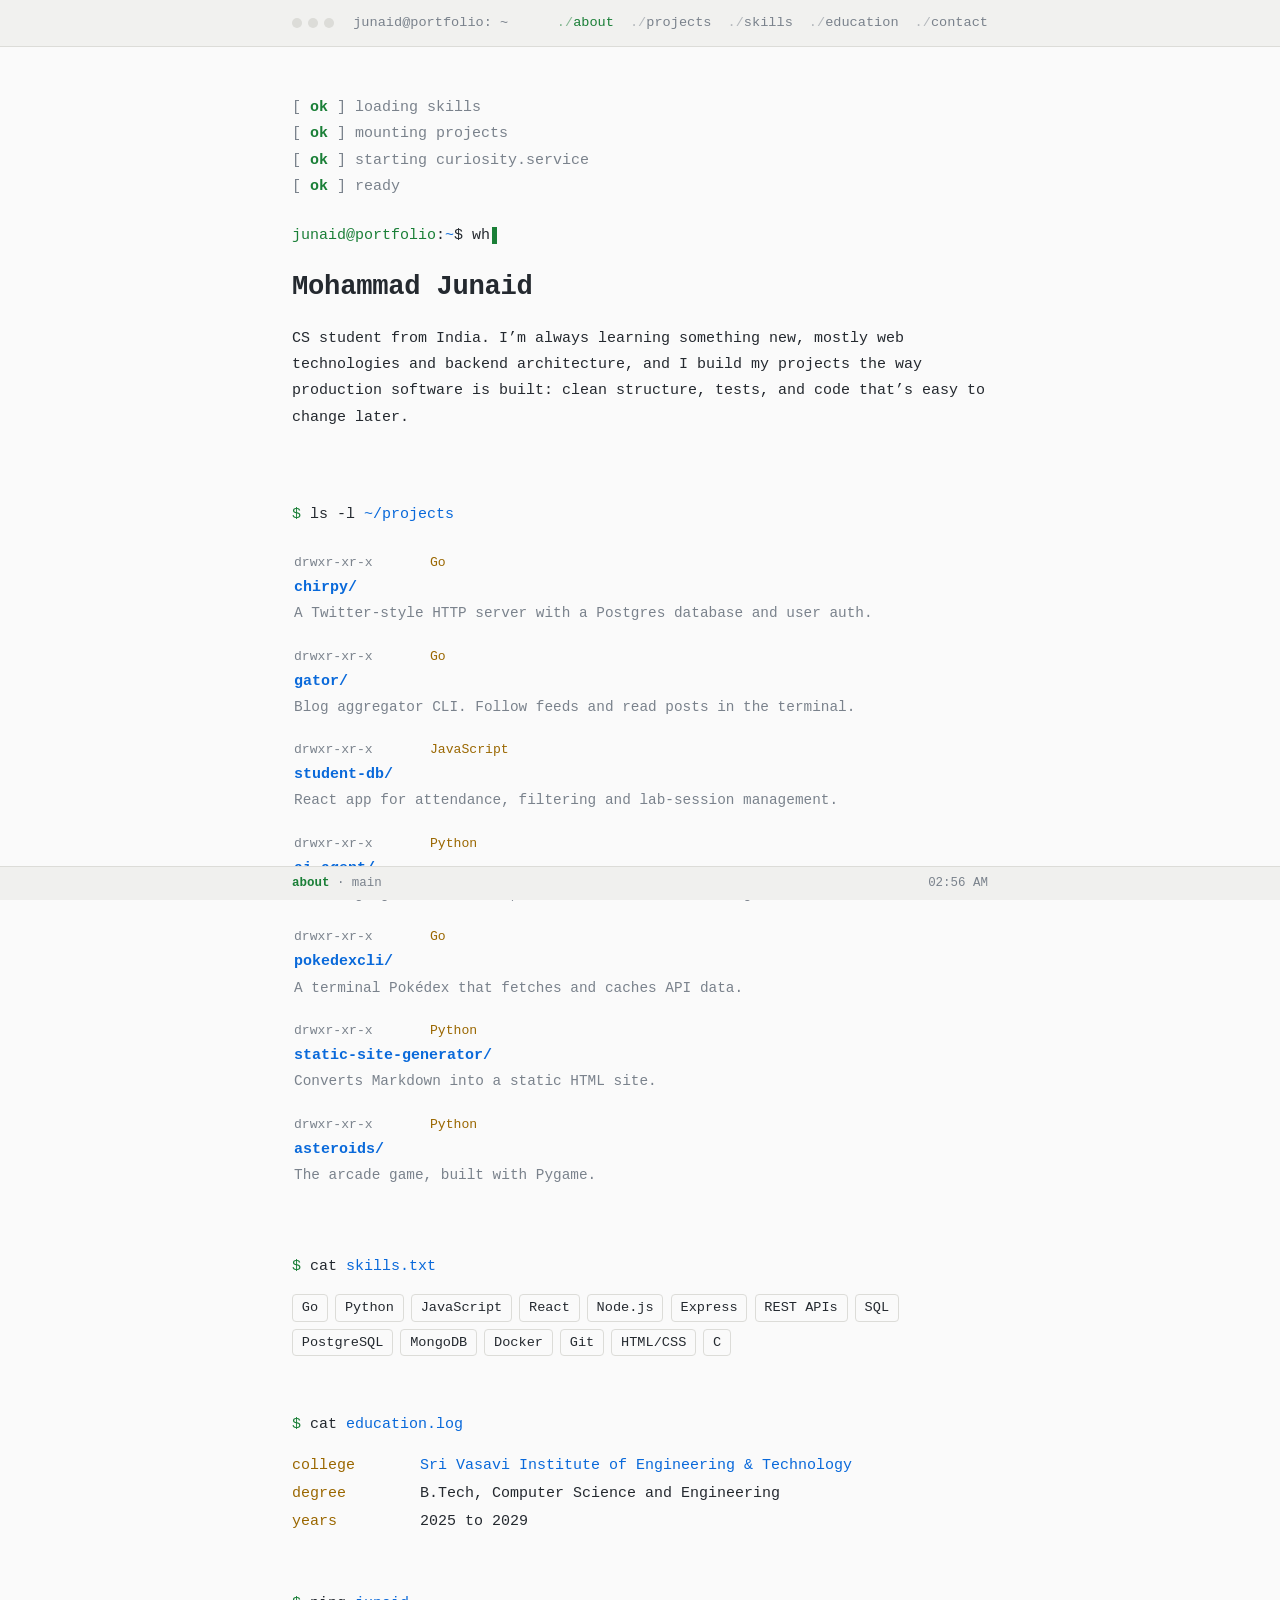
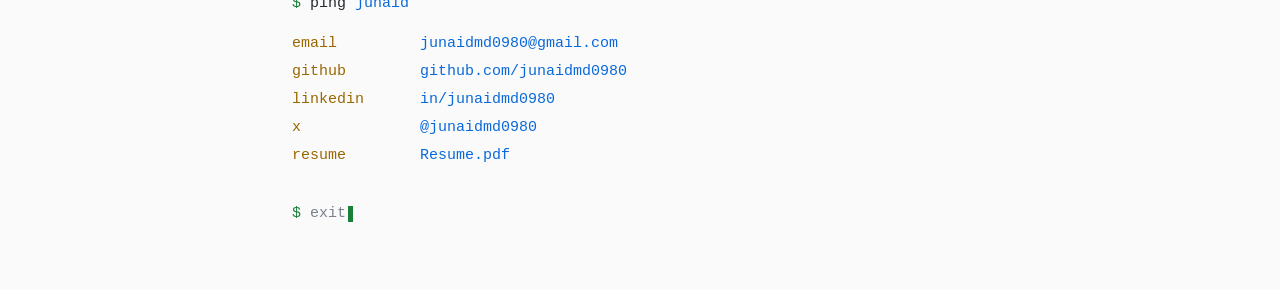
<file: index.html>
<!DOCTYPE html>
<html lang="en">
<head>
  <meta charset="utf-8">
  <meta name="viewport" content="width=device-width, initial-scale=1">
  <title>junaid@portfolio: ~</title>
  <meta name="description" content="CS student building production-style web and backend projects.">
  <link rel="stylesheet" href="style.css">
</head>
<body>

  <!-- Top bar. To add a page section, add a <li> here and a <section id="..."> below. -->
  <nav>
    <div class="in">
      <div class="dots"><i></i><i></i><i></i></div>
      <span class="title">junaid@portfolio: ~</span>
      <ul>
        <li><a href="#about">about</a></li>
        <li><a href="#projects">projects</a></li>
        <li><a href="#skills">skills</a></li>
        <li><a href="#education">education</a></li>
        <li><a href="#contact">contact</a></li>
      </ul>
    </div>
  </nav>

  <main>

    <!-- ABOUT -->
    <section id="about" class="hero">
      <div class="boot muted">
        <span>[ <b class="ok">ok</b> ] loading skills</span>
        <span>[ <b class="ok">ok</b> ] mounting projects</span>
        <span>[ <b class="ok">ok</b> ] starting curiosity.service</span>
        <span>[ <b class="ok">ok</b> ] ready</span>
      </div>
      <p class="cmd first-cmd">
        <span class="ps">junaid@portfolio</span>:<span class="path">~</span>$ <span id="typed"></span><span class="cursor"></span>
      </p>
      <div class="out">
        <h1>Mohammad Junaid</h1>
        <p>
          CS student from India. I’m always learning something new, mostly web
          technologies and backend architecture, and I build my projects the way
          production software is built: clean structure, tests, and code that’s
          easy to change later.
        </p>
      </div>
    </section>

    <!-- PROJECTS (filled in by script.js, edit the list there) -->
    <section id="projects" class="reveal">
      <p class="cmd"><span class="ps">$</span> ls -l <span class="path">~/projects</span></p>
      <div id="project-list"></div>
      <noscript><p class="muted">Enable JavaScript to see the project list, or visit my <a href="https://github.com/junaidmd0980">GitHub</a>.</p></noscript>
    </section>

    <!-- SKILLS (filled in by script.js, edit the list there) -->
    <section id="skills" class="reveal">
      <p class="cmd"><span class="ps">$</span> cat <span class="path">skills.txt</span></p>
      <div id="skill-list" class="chips"></div>
    </section>

    <!-- EDUCATION -->
    <section id="education" class="reveal">
      <p class="cmd"><span class="ps">$</span> cat <span class="path">education.log</span></p>
      <dl class="kv">
        <dt>college</dt><dd><a href="https://www.sviet.edu.in/">Sri Vasavi Institute of Engineering &amp; Technology</a></dd>
        <dt>degree</dt><dd>B.Tech, Computer Science and Engineering</dd>
        <dt>years</dt><dd>2025 to 2029</dd>
      </dl>
    </section>

    <!-- CONTACT -->
    <section id="contact" class="reveal">
      <p class="cmd"><span class="ps">$</span> ping <span class="path">junaid</span></p>
      <dl class="kv">
        <dt>email</dt><dd><a href="mailto:junaidmd0980@gmail.com">junaidmd0980@gmail.com</a></dd>
        <dt>github</dt><dd><a href="https://github.com/junaidmd0980">github.com/junaidmd0980</a></dd>
        <dt>linkedin</dt><dd><a href="https://www.linkedin.com/in/junaidmd0980">in/junaidmd0980</a></dd>
        <dt>x</dt><dd><a href="https://x.com/junaidmd0980">@junaidmd0980</a></dd>
        <dt>resume</dt><dd><a href="Resume.pdf">Resume.pdf</a></dd>
      </dl>
      <p class="muted exit"><span class="ps">$</span> exit<span class="cursor"></span></p>
    </section>

  </main>

  <!-- Bottom status bar (section name and clock are updated by script.js) -->
  <div class="status">
    <div class="in">
      <span><b id="sec">about</b> · main</span>
      <span id="clock"></span>
    </div>
  </div>

  <script src="script.js"></script>
</body>
</html>
</file>
<file: style.css>
/* ==========================================================
   style.css
   1. Colors and fonts (change the look here)
   2. Base
   3. Nav bar
   4. Layout and text helpers
   5. About / hero
   6. Projects
   7. Skills, key-value lists
   8. Status bar
   9. Animations
   10. Mobile
   ========================================================== */


/* 1. COLORS AND FONTS ------------------------------------- */
:root {
  --bg:     #0d1117;
  --panel:  #11161d;
  --text:   #c9d1d9;
  --muted:  #6e7681;
  --line:   #21262d;

  --green:  #7ee787;   /* main accent */
  --blue:   #79c0ff;   /* links */
  --yellow: #e3b341;
  --pink:   #ff7b72;

  --mono: ui-monospace, "JetBrains Mono", "Fira Code", SFMono-Regular, Menlo, Consolas, monospace;
  --width: 46rem;      /* page width */
}

/* Light version, used only if the visitor's system is set to light */
@media (prefers-color-scheme: light) {
  :root {
    --bg: #fafafa;  --panel: #f0f0ee;  --text: #24292f;  --muted: #7a828c;  --line: #dcdcd8;
    --green: #1a7f37;  --blue: #0969da;  --yellow: #9a6700;  --pink: #cf222e;
  }
}


/* 2. BASE -------------------------------------------------- */
* { box-sizing: border-box; }

html {
  scroll-behavior: smooth;
  scroll-padding-top: 4.5rem;   /* keeps headings clear of the nav bar */
}

body {
  margin: 0;
  padding-bottom: 3rem;         /* room for the status bar */
  background: var(--bg);
  color: var(--text);
  font: 15px/1.75 var(--mono);
}

::selection { background: var(--green); color: var(--bg); }

a { color: var(--blue); text-decoration: none; }
a:hover { text-decoration: underline; text-underline-offset: 3px; }


/* 3. NAV BAR ----------------------------------------------- */
nav {
  position: sticky;
  top: 0;
  z-index: 10;
  background: color-mix(in srgb, var(--panel) 92%, transparent);
  backdrop-filter: blur(8px);
  border-bottom: 1px solid var(--line);
}

nav .in {
  max-width: var(--width);
  margin: 0 auto;
  padding: .7rem 1.25rem;
  display: flex;
  align-items: center;
  gap: 1.2rem;
  flex-wrap: wrap;
}

nav .title { color: var(--muted); font-size: .85rem; }

nav ul {
  list-style: none;
  margin: 0 0 0 auto;
  padding: 0;
  display: flex;
  gap: 1rem;
  flex-wrap: wrap;
  font-size: .85rem;
}

nav ul a { color: var(--muted); transition: color .15s; }
nav ul a::before { content: "./"; opacity: .5; }
nav ul a:hover,
nav ul a.on { color: var(--green); text-decoration: none; }   /* .on = current section */

/* the three window dots, they get colored on hover */
.dots { display: flex; gap: 6px; }
.dots i { width: 10px; height: 10px; border-radius: 50%; background: var(--line); transition: background .2s; }
nav:hover .dots i:nth-child(1) { background: #ff5f56; }
nav:hover .dots i:nth-child(2) { background: #ffbd2e; }
nav:hover .dots i:nth-child(3) { background: #27c93f; }


/* 4. LAYOUT AND TEXT HELPERS ------------------------------- */
main { max-width: var(--width); margin: 0 auto; padding: 0 1.25rem; }
section { padding-top: 3.5rem; }

.cmd   { margin: 0 0 .9rem; }   /* the "$ command" line above each section */
.ps    { color: var(--green); } /* prompt */
.path  { color: var(--blue); }
.muted { color: var(--muted); }
.exit  { margin-top: 2rem; }


/* 5. ABOUT / HERO ------------------------------------------ */
.hero { padding-top: 3rem; }
.hero h1 { font-size: 1.7rem; margin: .3rem 0 .6rem; font-weight: 600; letter-spacing: -.01em; }
.first-cmd { margin-top: 1.4rem; }

.ok { color: var(--green); }

.boot span {
  display: block;
  opacity: 0;
  animation: fadein .4s forwards;
}
.boot span:nth-child(1) { animation-delay: .1s; }
.boot span:nth-child(2) { animation-delay: .35s; }
.boot span:nth-child(3) { animation-delay: .6s; }
.boot span:nth-child(4) { animation-delay: .85s; }

.cursor {
  display: inline-block;
  width: .6ch;
  height: 1.1em;
  margin-left: 2px;
  background: var(--green);
  vertical-align: text-bottom;
  animation: blink 1.1s steps(1) infinite;
}


/* 6. PROJECTS ---------------------------------------------- */
.proj {
  display: grid;
  grid-template-columns: 7.5rem 1fr;
  gap: 0 1rem;
  padding: .6rem .75rem;
  margin: 0 -.75rem;
  border-left: 2px solid transparent;
  border-radius: 6px;
  transition: background .15s, border-color .15s, transform .15s;
}
.proj:hover { background: var(--panel); border-left-color: var(--green); transform: translateX(3px); }

.proj .perm { color: var(--muted); font-size: .82rem; }
.proj .lang { color: var(--yellow); font-size: .82rem; }
.proj .name { grid-column: 1 / -1; font-weight: 600; }
.proj .desc { grid-column: 1 / -1; color: var(--muted); font-size: .9rem; }

.proj .name a::after { content: " ↗"; opacity: 0; transition: opacity .15s; }
.proj:hover .name a::after { opacity: 1; }


/* 7. SKILLS, KEY-VALUE LISTS ------------------------------- */
.chips { display: flex; flex-wrap: wrap; gap: .45rem; }
.chips span {
  padding: .05rem .55rem;
  border: 1px solid var(--line);
  border-radius: 4px;
  font-size: .85rem;
  transition: border-color .15s, color .15s, transform .15s;
}
.chips span:hover { border-color: var(--green); color: var(--green); transform: translateY(-2px); }

.kv { display: grid; grid-template-columns: 7rem 1fr; gap: .1rem 1rem; margin: 0; }
.kv dt { color: var(--yellow); }
.kv dd { margin: 0; }


/* 8. STATUS BAR -------------------------------------------- */
.status {
  position: fixed;
  left: 0; right: 0; bottom: 0;
  z-index: 10;
  background: var(--panel);
  border-top: 1px solid var(--line);
  font-size: .78rem;
  color: var(--muted);
}
.status .in {
  max-width: var(--width);
  margin: 0 auto;
  padding: .35rem 1.25rem;
  display: flex;
  justify-content: space-between;
  gap: 1rem;
}
.status b { color: var(--green); font-weight: 600; }


/* 9. ANIMATIONS -------------------------------------------- */
@keyframes blink  { 50% { opacity: 0; } }
@keyframes fadein { to  { opacity: 1; } }

/* sections start hidden, script.js adds .show when they scroll into view */
.reveal { opacity: 0; transform: translateY(10px); transition: opacity .5s ease, transform .5s ease; }
.reveal.show { opacity: 1; transform: none; }

/* respect "reduce motion" system setting */
@media (prefers-reduced-motion: reduce) {
  * { animation: none !important; transition: none !important; scroll-behavior: auto !important; }
  .reveal, .boot span { opacity: 1; transform: none; }
}


/* 10. MOBILE ----------------------------------------------- */
@media (max-width: 560px) {
  nav .title { display: none; }
  nav ul { margin-left: 0; }
  .proj { grid-template-columns: 1fr; }
  .proj .perm { display: none; }
  .kv { grid-template-columns: 1fr; }
  .kv dd { margin-bottom: .5rem; }
}
</file>
